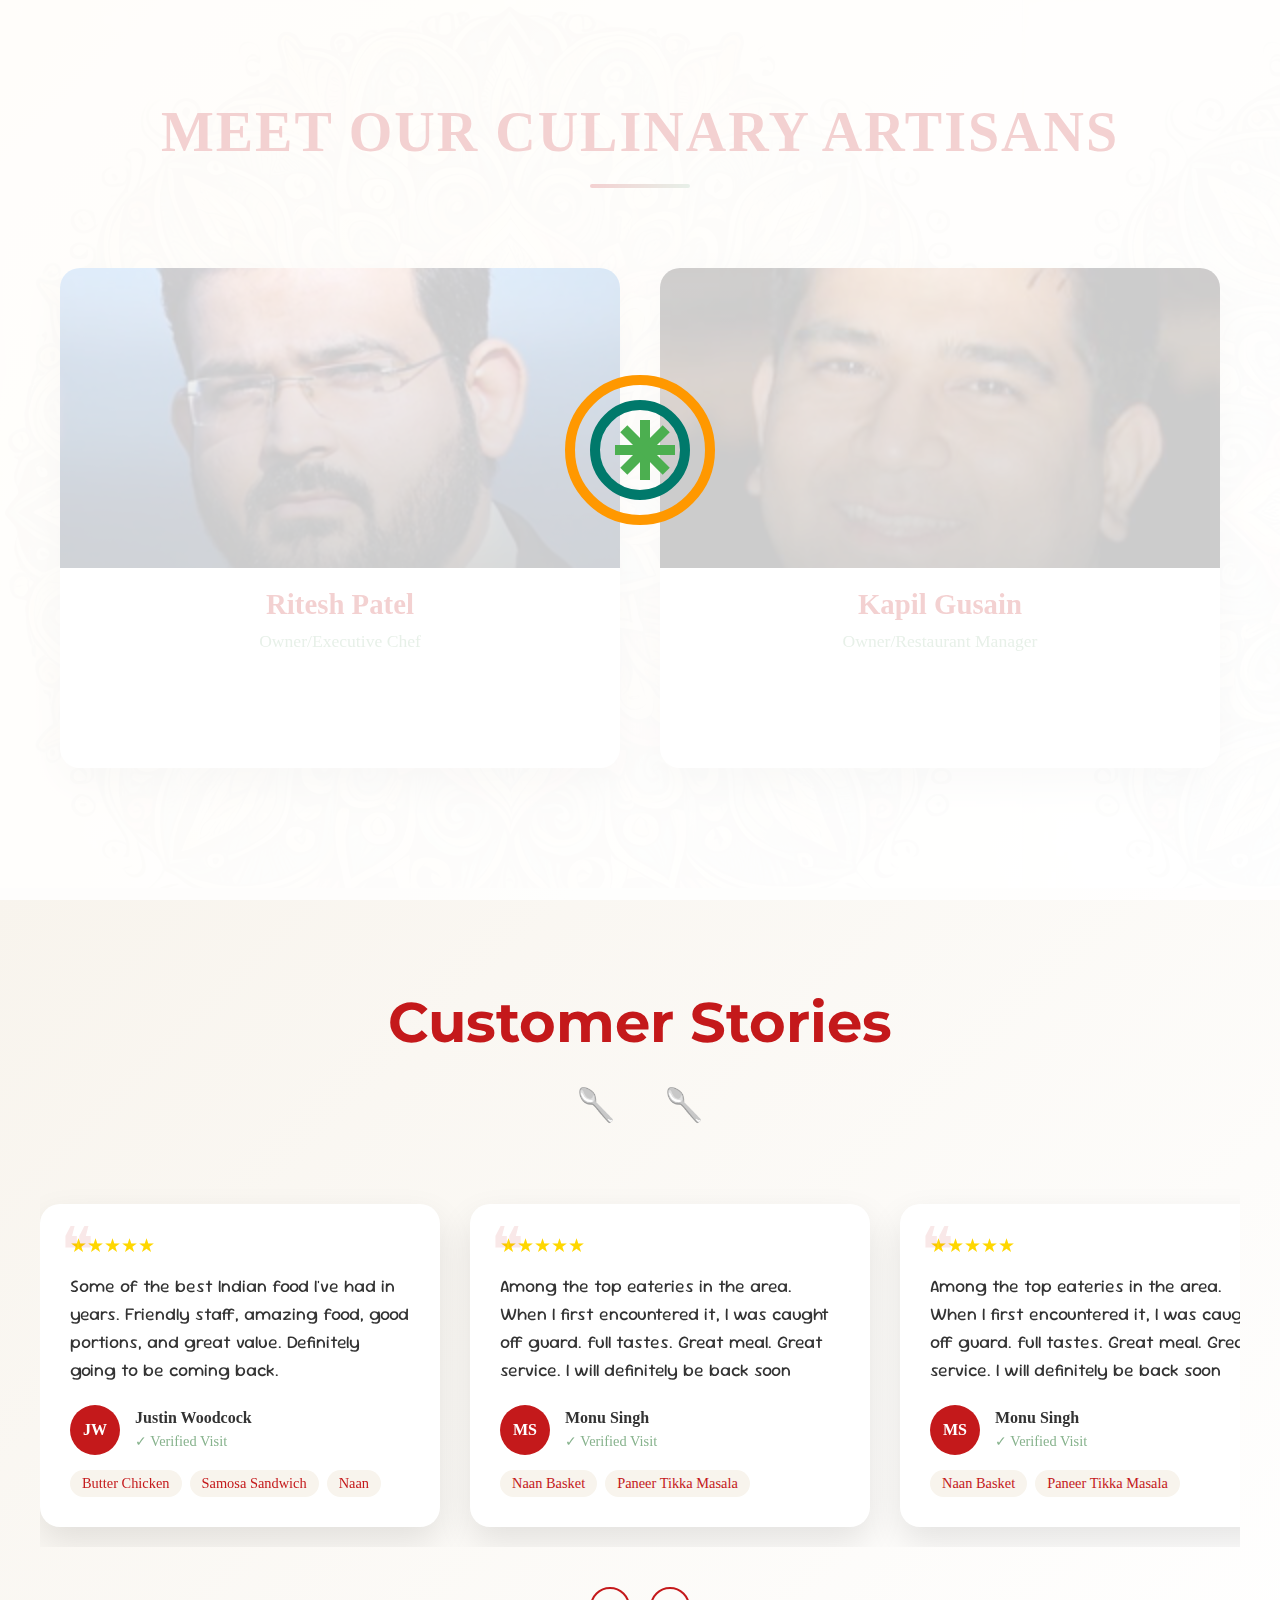
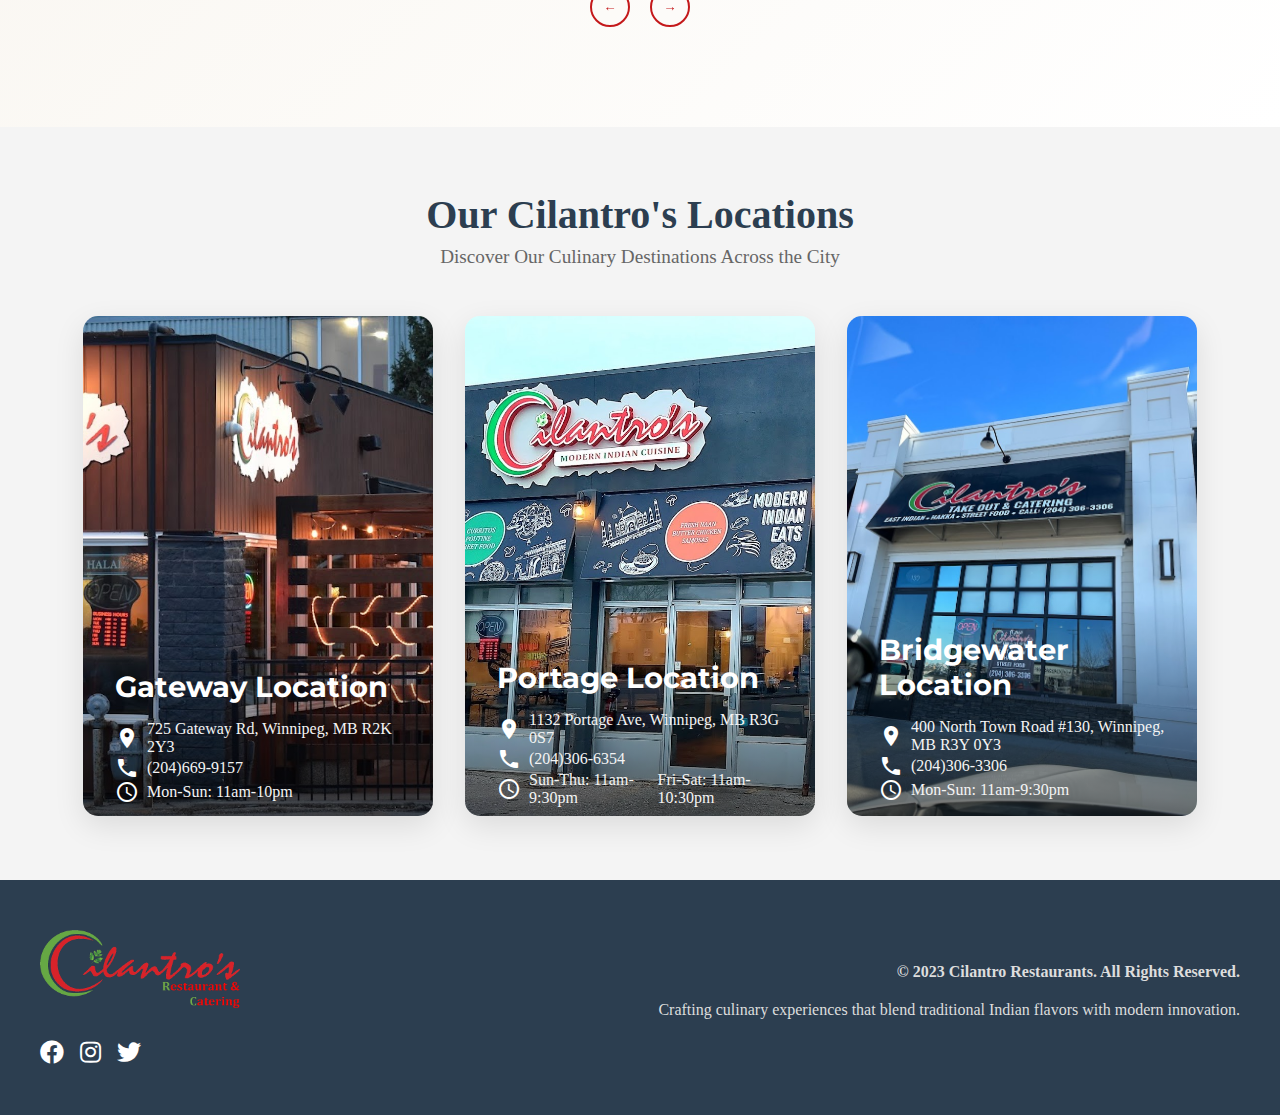
<file: index.html>
<!DOCTYPE html>
<html lang="en">
<head>
    <meta charset="UTF-8">
    <meta name="viewport" content="width=device-width, initial-scale=1.0">
    <title>Cilantro's Indian Restaurant</title>
    <link rel="stylesheet" href="home.css">
	<!-- Google Fonts for updated design -->
<link rel="stylesheet" href="https://fonts.googleapis.com/css2?family=Great+Vibes&family=Allura&family=Playfair+Display:wght@700&family=Poppins:wght@400;600&display=swap">
<link rel="stylesheet" href="https://cdnjs.cloudflare.com/ajax/libs/font-awesome/5.15.4/css/all.min.css">

<link href="https://fonts.googleapis.com/icon?family=Material+Icons" rel="stylesheet">



</head>
<body>
<!-- Preloader -->
<div id="preloader">
    <div class="loader">
        <div class="chakra">
            <div class="spoke"></div>
            <div class="spoke"></div>
            <div class="spoke"></div>
            <div class="spoke"></div>
            <div class="spoke"></div>
            <div class="spoke"></div>
            <div class="spoke"></div>
            <div class="spoke"></div>
        </div>
    </div>
</div>
<div id="main-content" class="main-content" style="display: none;">
    <!-- Navbar -->
    <!-- Navbar with Hamburger Menu for Mobile -->
<header>
    <nav class="navbar">
        <div class="logo">
            <img src="logo.png" alt="Cilantro's Restaurant Logo">
        </div>
        <!-- Hamburger Icon -->
        <div class="hamburger">
            <i class="fas fa-bars"></i> <!-- Font Awesome icon for the menu -->
        </div>
        <ul class="nav-links">
            <li><a href="#home">Home</a></li>
            <li><a href="#about-us">About Us</a></li>
            <li><a href="menu.html">Order Here</a></li>
            <li><a href="#team">Our Team</a></li>
            <li><a href="#review">Review Us</a></li>
            <li><a href="#location">Contact Us</a></li>
        </ul>
    </nav>
</header>



    <!-- Image Slider with Text -->
    <div class="slider-container">
        <div class="slide active">
            <div class="slide-content">
                <div class="image-container">
                    <img src="gateway.jpg" alt="Signature Dish" class="slide-image">
                </div>
                <div class="overlay"></div>
                <div class="text-content">
                    <h2 class="slide-title">Culinary Symphony</h2>
                    <p class="slide-description">Experience our chef's masterpiece, where tradition meets innovation</p>
                </div>
                <div class="dish-details">
                    <h3>Chef's Special</h3>
                    <p>Seasonal ingredients • Local produce</p>
                </div>
            </div>
        </div>

        <div class="slide inactive" style="transform: translateX(100%)">
            <div class="slide-content">
                <div class="image-container">
                    <img src="inside.jpg" alt="Ambiance" class="slide-image">
                </div>
                <div class="overlay"></div>
                <div class="text-content">
                    <h2 class="slide-title">Elegant Ambiance</h2>
                    <p class="slide-description">Immerse yourself in an atmosphere of refined luxury</p>
                </div>
                <div class="dish-details">
                    <h3>Private Dining</h3>
                    <p>Intimate setting • Personalized service</p>
                </div>
            </div>
        </div>

        <div class="slide inactive" style="transform: translateX(100%)">
            <div class="slide-content">
                <div class="image-container">
                    <img src="entry.jpg" alt="Ambiance" class="slide-image">
                </div>
                <div class="overlay"></div>
                <div class="text-content">
                    <h2 class="slide-title">Elegant Ambiance</h2>
                    <p class="slide-description">Immerse yourself in an atmosphere of refined luxury</p>
                </div>
                <div class="dish-details">
                    <h3>Private Dining</h3>
                    <p>Intimate setting • Personalized service</p>
                </div>
            </div>
        </div>

        <div class="circular-progress">
            <div class="loading-circle"></div>
        </div>

        <div class="navigation">
            <button class="nav-btn" onclick="prevSlide()">←</button>
            <button class="nav-btn" onclick="nextSlide()">→</button>
        </div>
    </div>
	
	 <!-- <div class="animation-divider"></div> -->


	
     <section class="about-section-new" id="about-us">
        <!-- Decorative Elements -->
        <div class="mandala-overlay"></div>
        
        <!-- Main Content -->
        
            
    
            <!-- Right Side -->
            <div class="about-right">
                <div class="section-title">
                    <h2>Our Story</h2>
                    <div class="title-decoration"></div>
                </div>
                <div class="content-scroll">
                    <p class="highlight-text">Welcome to Taste of India</p>
                    <p class="main-text">Welcome to <span class="highlight">Cilantro's</span>, Restaurant, nestled in the vibrant heart of Winnipeg, Manitoba, where authentic Indian cuisine meets 
                        a cozy, welcoming atmosphere. Our goal is simple: to provide a warm space where you can enjoy a delectable Indian meal while engaging in meaningful 
                        conversation. We take pride in offering a carefully crafted menu, featuring freshly prepared dishes tailored to your preferences, alongside a variety of hot 
                        and cold beverages.<br>
                        <br>
                        What you see today is the result of passion, dedication, and countless hours of refining our offerings. From breakfast to dinner, our menu blends the 
                        rich tradition of Indian flavors with a touch of modern innovation, ensuring every meal is an experience worth savoring. Our friendly and attentive team, 
                        including both staff and owners, work tirelessly to provide an inviting environment for all our guests.<br>
                        <br>
                        At <span class = "highlight">Cilantro’s</span>, we understand the importance of catering to diverse dietary needs. Our menu includes vegan-friendly and 
                        gluten-free options, ensuring that everyone can indulge in our freshly prepared meals, regardless of dietary restrictions. We proudly serve the local 
                        community and businesses, delivering exceptional quality and a memorable dining experience every time.<br>
                        <br>
                        Our mission is to deliver fresh, flavorful, and remarkable dishes that uphold the highest standards of quality, freshness, and seasonality. With a 
                        perfect blend of traditional Indian cooking and creative modern twists, we aim to exceed your expectations and keep you coming back for more.<br>
                        <br>
                        We are committed to providing exceptional service that combines warmth, professionalism, and efficiency. Our goal is for every guest who walks through 
                        our doors to leave with a smile and the desire to return.<br>
                        <br>
                        At <span class="highlight">Cilantro's</span>, we don't just run a restaurant—we create an experience, paying meticulous attention to every detail and fostering an environment where 
                        both our guests and staff thrive. We are proud to be part of the Winnipeg community and thank you for making us your dining destination.<br>
                        <br>
                        From the <span class="highlight">Cilantro's</span> Restaurant family to yours—thank you for your continued support!</p>
                    
                    <!-- Features Grid -->
                    
                </div>
                
            </div>
            
        </div>
    </section>

<!-- <div class="animation-divider"></div> -->

<section class="team-section" id="team">
    <div class="mandala-overlay1"></div>
    <div class="team-header">
        <h1 class="team-title">Meet Our Culinary Artisans</h1>
        <div class="title-underline"></div>
    </div>

    <div class="team-grid">
        <!-- Team Member 1 -->
        <div class="team-card">
            <div class="card-inner">
                <div class="card-front">
                    <div class="member-image">
                        <img src="ritesh.jpg" alt="Ritesh Patel" />
                        <div class="image-overlay"></div>
                    </div>
                    <div class="member-preview">
                        <h2>Ritesh Patel</h2>
                        <span>Owner/Executive Chef</span>
                    </div>
                </div>
                <div class="card-back">
                    <h3>Ritesh Patel</h3>
                    <span class="role">Owner/Executive Chef</span>
                    <p class="bio">Owner/Executive Chef, Ritesh Patel has been a chef for almost 10 years now. He worked for the Taj group and in few of the finest restaurants in Mumbai.</p>
                    <div class="expertise">
                        <span class="tag">Fine Dining</span>
                        <span class="tag">Indian Cuisine</span>
                        <span class="tag">Culinary Innovation</span>
                    </div>
                </div>
            </div>
        </div>

        <!-- Team Member 2 -->
        <div class="team-card">
            <div class="card-inner">
                <div class="card-front">
                    <div class="member-image">
                        <img src="kapil.png" alt="Kapil Gusain" />
                        <div class="image-overlay"></div>
                    </div>
                    <div class="member-preview">
                        <h2>Kapil Gusain</h2>
                        <span>Owner/Restaurant Manager</span>
                    </div>
                </div>
                <div class="card-back">
                    <h3>Kapil Gusain</h3>
                    <span class="role">Owner/Restaurant Manager</span>
                    <p class="bio">Kapil Gusain grew up in India in Dehradun, Delhi and Bombay. In 2008, he completed his Hospitality and culinary Management. He worked in different top restaurants in India and Canada.</p>
                    <div class="expertise">
                        <span class="tag">Hospitality</span>
                        <span class="tag">Management</span>
                        <span class="tag">Customer Service</span>
                    </div>
                </div>
            </div>
        </div>
    </div>
</section>

<section class="testimonial-section" id="review">
    <div class="testimonial-header">
        <h2>Customer Stories</h2>
        <div class="decorative-spoons">
            <span class="spoon-left">🥄</span>
            <span class="spoon-right">🥄</span>
        </div>
    </div>

    <div class="testimonial-carousel">
        <!-- Testimonial 1 -->
        <div class="testimonial-card">
            <div class="card-inner">
                <div class="quote-icon">❝</div>
                <div class="star-rating">★★★★★</div>
                <p class="testimonial-text">Some of the best Indian food I've had in years. Friendly staff, amazing food, good portions, and great value. Definitely going to be coming back.</p>
                <div class="testimonial-author">
                    <div class="author-avatar">JW</div>
                    <div class="author-info">
                        <h4>Justin Woodcock</h4>
                        <span class="verified-badge">✓ Verified Visit</span>
                    </div>
                </div>
                <div class="dish-tags">
                    <span class="tag">Butter Chicken</span>
                    <span class="tag">Samosa Sandwich</span>
                    <span class="tag">Naan</span>
                </div>
            </div>
        </div>

        <!-- Repeat similar structure for other testimonials -->

        <div class="testimonial-card">
            <div class="card-inner">
                <div class="quote-icon">❝</div>
                <div class="star-rating">★★★★★</div>
                <p class="testimonial-text">Among the top eateries in the area. When I first encountered it, I was caught off guard. full tastes. Great meal. Great service. I will definitely be back soon</p>
                <div class="testimonial-author">
                    <div class="author-avatar">MS</div>
                    <div class="author-info">
                        <h4>Monu Singh</h4>
                        <span class="verified-badge">✓ Verified Visit</span>
                    </div>
                </div>
                <div class="dish-tags">
                    <span class="tag">Naan Basket</span>
                    <span class="tag">Paneer Tikka Masala</span>
                    
                </div>
            </div>
        </div>

        <div class="testimonial-card">
            <div class="card-inner">
                <div class="quote-icon">❝</div>
                <div class="star-rating">★★★★★</div>
                <p class="testimonial-text">Among the top eateries in the area. When I first encountered it, I was caught off guard. full tastes. Great meal. Great service. I will definitely be back soon</p>
                <div class="testimonial-author">
                    <div class="author-avatar">MS</div>
                    <div class="author-info">
                        <h4>Monu Singh</h4>
                        <span class="verified-badge">✓ Verified Visit</span>
                    </div>
                </div>
                <div class="dish-tags">
                    <span class="tag">Naan Basket</span>
                    <span class="tag">Paneer Tikka Masala</span>
                    
                </div>
            </div>
        </div>

        <div class="testimonial-card">
            <div class="card-inner">
                <div class="quote-icon">❝</div>
                <div class="star-rating">★★★★★</div>
                <p class="testimonial-text">Among the top eateries in the area. When I first encountered it, I was caught off guard. full tastes. Great meal. Great service. I will definitely be back soon</p>
                <div class="testimonial-author">
                    <div class="author-avatar">MS</div>
                    <div class="author-info">
                        <h4>Monu Singh</h4>
                        <span class="verified-badge">✓ Verified Visit</span>
                    </div>
                </div>
                <div class="dish-tags">
                    <span class="tag">Naan Basket</span>
                    <span class="tag">Paneer Tikka Masala</span>
                    
                </div>
            </div>
        </div>

        <div class="testimonial-card">
            <div class="card-inner">
                <div class="quote-icon">❝</div>
                <div class="star-rating">★★★★★</div>
                <p class="testimonial-text">Among the top eateries in the area. When I first encountered it, I was caught off guard. full tastes. Great meal. Great service. I will definitely be back soon</p>
                <div class="testimonial-author">
                    <div class="author-avatar">MS</div>
                    <div class="author-info">
                        <h4>Monu Singh</h4>
                        <span class="verified-badge">✓ Verified Visit</span>
                    </div>
                </div>
                <div class="dish-tags">
                    <span class="tag">Naan Basket</span>
                    <span class="tag">Paneer Tikka Masala</span>
                    
                </div>
            </div>
        </div>

        <div class="testimonial-card">
            <div class="card-inner">
                <div class="quote-icon">❝</div>
                <div class="star-rating">★★★★★</div>
                <p class="testimonial-text">Among the top eateries in the area. When I first encountered it, I was caught off guard. full tastes. Great meal. Great service. I will definitely be back soon</p>
                <div class="testimonial-author">
                    <div class="author-avatar">MS</div>
                    <div class="author-info">
                        <h4>Monu Singh</h4>
                        <span class="verified-badge">✓ Verified Visit</span>
                    </div>
                </div>
                <div class="dish-tags">
                    <span class="tag">Naan Basket</span>
                    <span class="tag">Paneer Tikka Masala</span>
                    
                </div>
            </div>
        </div>

        <div class="testimonial-card">
            <div class="card-inner">
                <div class="quote-icon">❝</div>
                <div class="star-rating">★★★★★</div>
                <p class="testimonial-text">Among the top eateries in the area. When I first encountered it, I was caught off guard. full tastes. Great meal. Great service. I will definitely be back soon</p>
                <div class="testimonial-author">
                    <div class="author-avatar">MS</div>
                    <div class="author-info">
                        <h4>Monu Singh</h4>
                        <span class="verified-badge">✓ Verified Visit</span>
                    </div>
                </div>
                <div class="dish-tags">
                    <span class="tag">Naan Basket</span>
                    <span class="tag">Paneer Tikka Masala</span>
                    
                </div>
            </div>
        </div>

        <div class="testimonial-card">
            <div class="card-inner">
                <div class="quote-icon">❝</div>
                <div class="star-rating">★★★★★</div>
                <p class="testimonial-text">Among the top eateries in the area. When I first encountered it, I was caught off guard. full tastes. Great meal. Great service. I will definitely be back soon</p>
                <div class="testimonial-author">
                    <div class="author-avatar">MS</div>
                    <div class="author-info">
                        <h4>Monu Singh</h4>
                        <span class="verified-badge">✓ Verified Visit</span>
                    </div>
                </div>
                <div class="dish-tags">
                    <span class="tag">Naan Basket</span>
                    <span class="tag">Paneer Tikka Masala</span>
                    
                </div>
            </div>
        </div>

        <div class="testimonial-card">
            <div class="card-inner">
                <div class="quote-icon">❝</div>
                <div class="star-rating">★★★★★</div>
                <p class="testimonial-text">Among the top eateries in the area. When I first encountered it, I was caught off guard. full tastes. Great meal. Great service. I will definitely be back soon</p>
                <div class="testimonial-author">
                    <div class="author-avatar">MS</div>
                    <div class="author-info">
                        <h4>Monu Singh</h4>
                        <span class="verified-badge">✓ Verified Visit</span>
                    </div>
                </div>
                <div class="dish-tags">
                    <span class="tag">Naan Basket</span>
                    <span class="tag">Paneer Tikka Masala</span>
                    
                </div>
            </div>
        </div>
    </div>

    <div class="testimonial-nav">
        <button class="nav-btn prev">←</button>
        
        <button class="nav-btn next">→</button>
    </div>
</section>


<section class="location-section" id="location">
    <div class="section-header">
        <h2 class="section-title">Our Cilantro's Locations</h2>
        <p class="section-subtitle">Discover Our Culinary Destinations Across the City</p>
    </div>
    <div class="location-container">
        <div class="location-card">
            <div class="location-image downtown">
                <div class="location-content">
                    <h3>Gateway Location</h3>
                    <div class="location-details">
                        <div class="detail-group">
                            <i class="material-icons" style="color: white;">location_on</i>
                            <span>725 Gateway Rd, Winnipeg, MB R2K 2Y3</span>
                        </div>
                        <div class="detail-group">
                            <i class="material-icons" style="color: white;">call</i>
                            <span>(204)669-9157</span>
                        </div>
                        <div class="detail-group">
                            <i class="material-icons" style="color: white;">access_time</i>
                            <span>Mon-Sun: 11am-10pm</span>
                        </div>
                        
                    </div>
                    <button class="book-btn"><a href="menu.html">Menu</a></button>
                </div>
            </div>
        </div>

        <div class="location-card">
            <div class="location-image suburbs">
                <div class="location-content">
                    <h3>Portage Location</h3>
                    <div class="location-details">
                        <div class="detail-group">
                            <i class="material-icons" style="color: white;">location_on</i>
                            <span>1132 Portage Ave, Winnipeg, MB R3G 0S7</span>
                        </div>
						
                        <div class="detail-group">
                            <i class="material-icons" style="color: white;">call</i>
                            <span>(204)306-6354</span>
                        </div>
                        <div class="detail-group">
                            <i class="material-icons" style="color: white;">access_time</i>
                            <span>Sun-Thu: 11am-9:30pm</span>
							<span>Fri-Sat: 11am-10:30pm</span>
                        </div>
                        
                    </div>
                    <button class="book-btn"><a href="menu.html">Menu</a></button>
                </div>
            </div>
        </div>

        <div class="location-card">
            <div class="location-image riverside">
                <div class="location-content">
                    <h3>Bridgewater Location</h3>
                    <div class="location-details">
                        <div class="detail-group">
                            <i class="material-icons" style="color: white;">location_on</i>
                            <span>400 North Town Road #130, Winnipeg, MB R3Y 0Y3</span>
                        </div>
                        <div class="detail-group">
                            <i class="material-icons" style="color: white;">call</i>
                            <span>(204)306-3306</span>
                        </div>
                        <div class="detail-group">
                            <i class="material-icons" style="color: white;">access_time</i>
                            <span>Mon-Sun: 11am-9:30pm</span>
                        </div>
						<br>
                        
                    </div>
                    <button class="book-btn"><a href="menu.html">Menu</a></button>
                </div>
            </div>
        </div>
    </div>
</section>

<footer class="site-footer">
    <div class="footer-container">
        <div class="footer-logo-section">
            <div class="footer-logo">
                <img src="logo.png" alt="Cilantro Restaurant Logo">
                <!-- <div class="logo-text"> -->
                    <!-- <h3>Cilantro</h3> -->
                    <!-- <p>Authentic Indian Cuisine</p> -->
                <!-- </div> -->
            </div>
            <div class="social-icons">
                <a href="#" class="social-icon"><i class="fab fa-facebook"></i></a>
                <a href="#" class="social-icon"><i class="fab fa-instagram"></i></a>
                <a href="#" class="social-icon"><i class="fab fa-twitter"></i></a>
            </div>
        </div>
        <div class="footer-text-section">
            <p>© 2023 Cilantro Restaurants. All Rights Reserved.</p>
            <p>Crafting culinary experiences that blend traditional Indian flavors with modern innovation.</p>
        </div>
    </div>
</footer>


<!-- HTML Structure -->
<!-- Back to Top Button -->
<button id="backToTopBtn" class="back-to-top-btn" aria-label="Scroll to top" title="Go to top">
    <svg viewBox="0 0 24 24" fill="none" stroke="currentColor" stroke-width="2" stroke-linecap="round" stroke-linejoin="round">
        <path d="M12 19V5M5 12l7-7 7 7"/>
    </svg>
</button>























	<script src="home.js"></script> 
	</div>

</body>
</html>
</file>
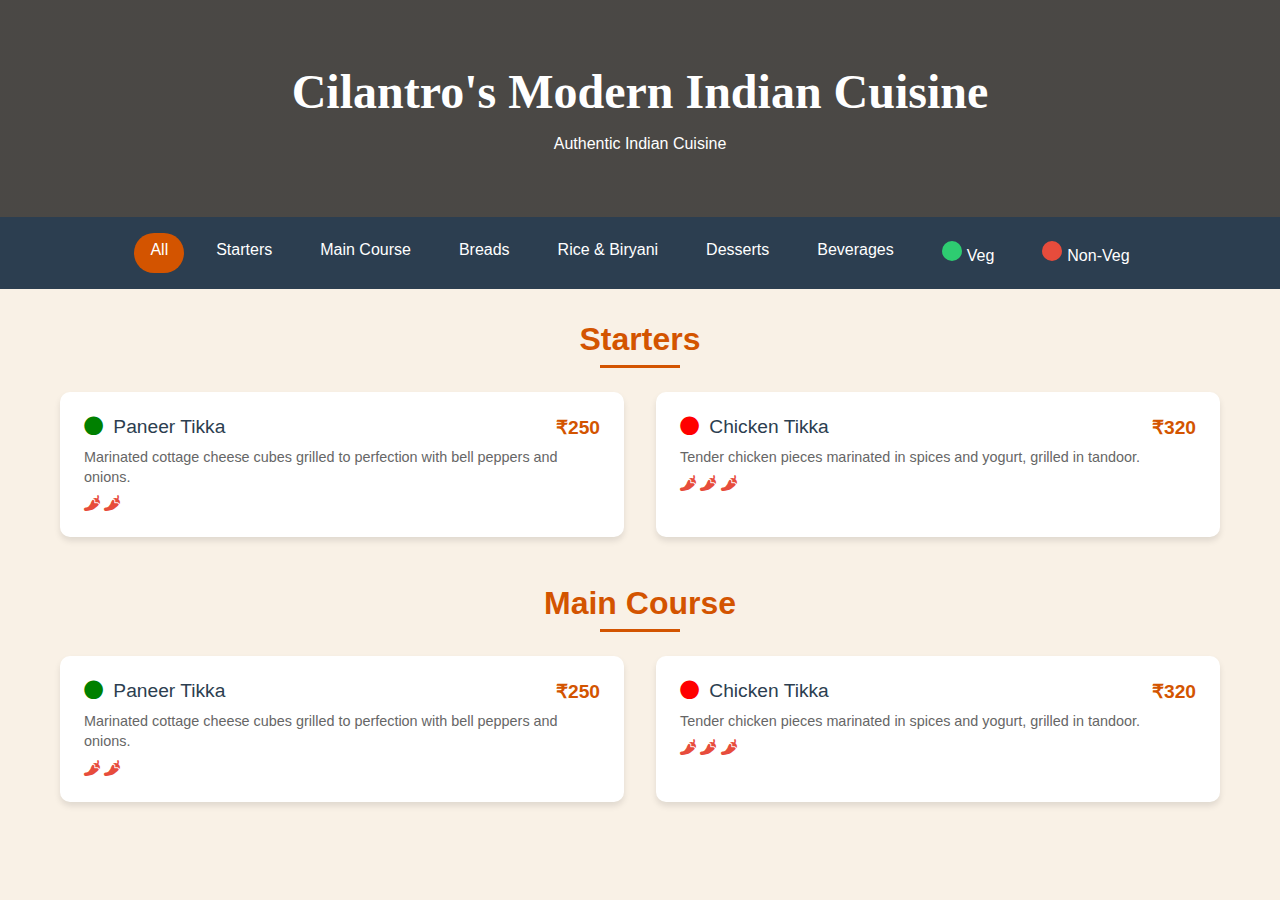
<file: menugate.html>
<!DOCTYPE html>
<html lang="en">
<head>
    <meta charset="UTF-8">
    <meta name="viewport" content="width=device-width, initial-scale=1.0">
    <title>Spice Paradise - Indian Restaurant</title>
    <link rel="stylesheet" href="https://cdnjs.cloudflare.com/ajax/libs/font-awesome/5.15.4/css/all.min.css">
    <link rel="stylesheet" href="menugate.css">
    
</head>
<body>
    <div class="header">
        <h1 class="restaurant-name">Cilantro's Modern Indian Cuisine</h1>
        <p>Authentic Indian Cuisine</p>
    </div>

    <nav class="nav-categories">
        <ul class="category-list">
            <li class="nav-item active" data-filter="all">All</li>
            <li class="nav-item" data-filter="starters">Starters</li>
            <li class="nav-item" data-filter="main-course">Main Course</li>
            <li class="nav-item" data-filter="breads">Breads</li>
            <li class="nav-item" data-filter="rice-biryani">Rice & Biryani</li>
            <li class="nav-item" data-filter="desserts">Desserts</li>
            <li class="nav-item" data-filter="beverages">Beverages</li>
            <li class="nav-item veg-filter" data-filter="veg">
                <span class="veg-icon"></span>Veg
            </li>
            <li class="nav-item non-veg-filter" data-filter="non-veg">
                <span class="non-veg-icon"></span>Non-Veg
            </li>
        </ul>
    </nav>
    

    <div class="menu-container">
        <section class="menu-section">
            <h2 class="section-title">Starters</h2>
            <div class="menu-grid">
                <div class="menu-item" data-category="starters" data-diet-type="veg">
                    <div class="item-name">
                        <span><i class="fas fa-circle veg-badge"></i> Paneer Tikka</span>
                        <span class="item-price">₹250</span>
                    </div>
                    <p class="item-description">Marinated cottage cheese cubes grilled to perfection with bell peppers and onions.</p>
                    <div class="spice-level">
                        <i class="fas fa-pepper-hot"></i>
                        <i class="fas fa-pepper-hot"></i>
                    </div>
                </div>

                <div class="menu-item" data-category="starters" data-diet-type="non-veg">
                    <div class="item-name" >
                        <span><i class="fas fa-circle non-veg-badge"></i> Chicken Tikka</span>
                        <span class="item-price">₹320</span>
                    </div>
                    <p class="item-description">Tender chicken pieces marinated in spices and yogurt, grilled in tandoor.</p>
                    <div class="spice-level">
                        <i class="fas fa-pepper-hot"></i>
                        <i class="fas fa-pepper-hot"></i>
                        <i class="fas fa-pepper-hot"></i>
                    </div>
                </div>
            </div>
        </section>

        <section class="menu-section">
            <h2 class="section-title">Main Course</h2>
            <div class="menu-grid">
                <div class="menu-item" data-category="main-course" data-diet-type="veg">
                    <div class="item-name">
                        <span><i class="fas fa-circle veg-badge"></i> Paneer Tikka</span>
                        <span class="item-price">₹250</span>
                    </div>
                    <p class="item-description">Marinated cottage cheese cubes grilled to perfection with bell peppers and onions.</p>
                    <div class="spice-level">
                        <i class="fas fa-pepper-hot"></i>
                        <i class="fas fa-pepper-hot"></i>
                    </div>
                </div>

                <div class="menu-item" data-category="main-course" data-diet-type="non-veg">
                    <div class="item-name" >
                        <span><i class="fas fa-circle non-veg-badge"></i> Chicken Tikka</span>
                        <span class="item-price">₹320</span>
                    </div>
                    <p class="item-description">Tender chicken pieces marinated in spices and yogurt, grilled in tandoor.</p>
                    <div class="spice-level">
                        <i class="fas fa-pepper-hot"></i>
                        <i class="fas fa-pepper-hot"></i>
                        <i class="fas fa-pepper-hot"></i>
                    </div>
                </div>
            </div>
        </section>

        <!-- Add more sections similarly -->
    </div>

    <script src="menugate.js"></script> 
</body>
</html>
</file>
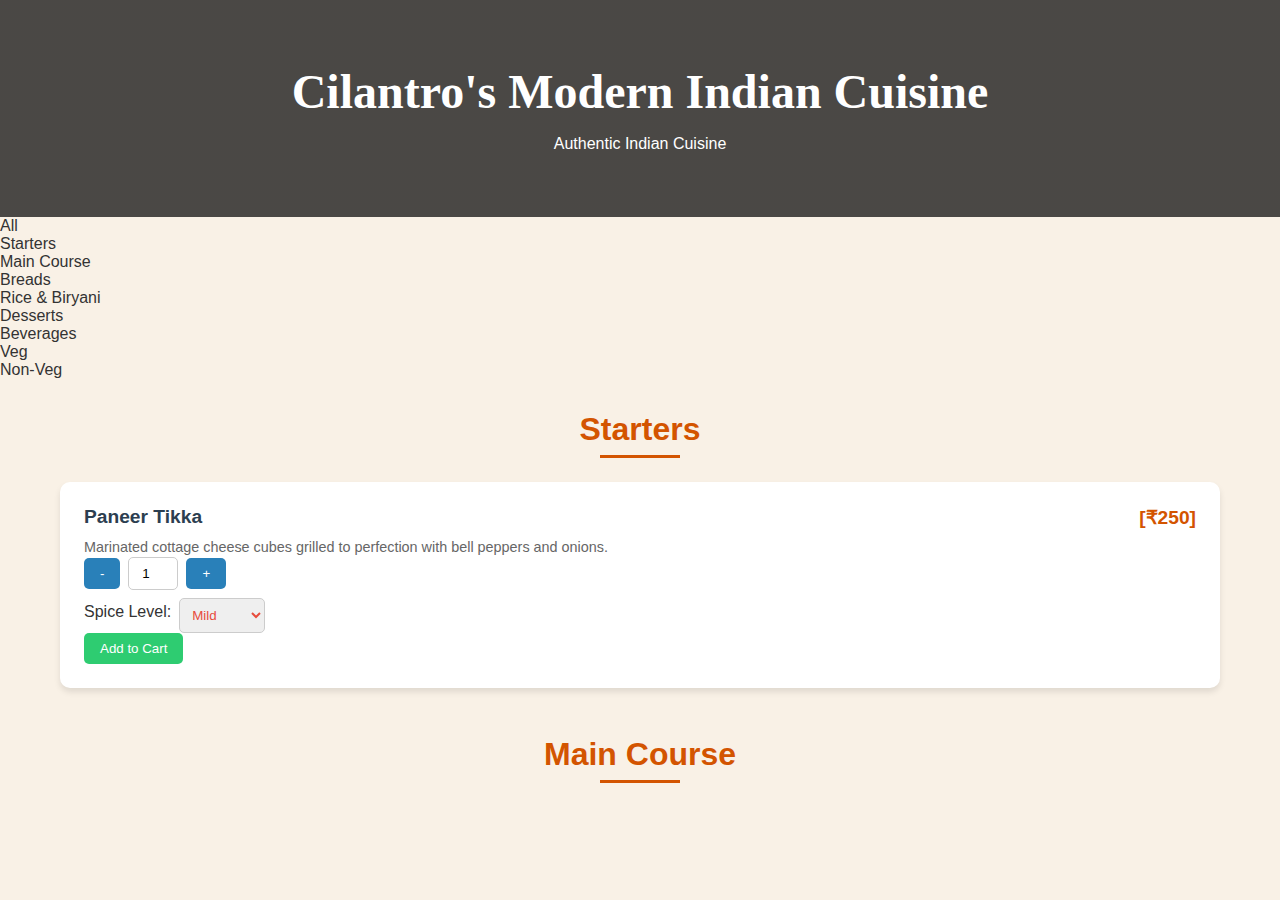
<file: menuport.html>
<!DOCTYPE html>
<html lang="en">
<head>
    <meta charset="UTF-8">
    <meta name="viewport" content="width=device-width, initial-scale=1.0">
    <title>Spice Paradise - Indian Restaurant</title>
    <link rel="stylesheet" href="https://cdnjs.cloudflare.com/ajax/libs/font-awesome/5.15.4/css/all.min.css">
    <link rel="stylesheet" href="menuport.css">
    
</head>
<body>
    <div class="header">
        <h1 class="restaurant-name">Cilantro's Modern Indian Cuisine</h1>
        <p>Authentic Indian Cuisine</p>
    </div>

    <nav class="nav-categories">
        <ul class="category-list">
            <li class="nav-item active" data-filter="all">All</li>
            <li class="nav-item" data-filter="starters">Starters</li>
            <li class="nav-item" data-filter="main-course">Main Course</li>
            <li class="nav-item" data-filter="breads">Breads</li>
            <li class="nav-item" data-filter="rice-biryani">Rice & Biryani</li>
            <li class="nav-item" data-filter="desserts">Desserts</li>
            <li class="nav-item" data-filter="beverages">Beverages</li>
            <li class="nav-item veg-filter" data-filter="veg">
                <span class="veg-icon"></span>Veg
            </li>
            <li class="nav-item non-veg-filter" data-filter="non-veg">
                <span class="non-veg-icon"></span>Non-Veg
            </li>
        </ul>
    </nav>
    

    <div class="menu-container">
        <section class="menu-section">
            <h2 class="section-title">Starters</h2>
            <div class="menu-grid">
                <!-- Menu Item -->
<div class="menu-item" data-category="main-course" data-diet-type="veg">
    <div class="item-name">
      Paneer Tikka
      <span class="item-price">[₹250]</span>
    </div>
    <div class="item-description">
      Marinated cottage cheese cubes grilled to perfection with bell peppers and onions.
    </div>
    <div class="item-controls">
      <div class="quantity-control">
        <button class="quantity-btn minus">-</button>
        <input type="number" class="quantity-input" value="1" min="1" max="10" />
        <button class="quantity-btn plus">+</button>
      </div>
      <div class="spice-control">
        <label for="spice-level">Spice Level:</label>
        <select class="spice-level" id="spice-level">
          <option value="mild">Mild</option>
          <option value="medium">Medium</option>
          <option value="spicy">Spicy</option>
        </select>
      </div>
      <button class="add-to-cart">Add to Cart</button>
    </div>
  </div>
            </div>
        </section>

        <section class="menu-section">
            <h2 class="section-title">Main Course</h2>
            <div class="menu-grid">
                

                
            </div>
        </section>

        <!-- Add more sections similarly -->
    </div>

    <!-- Order Page -->
    <div class="checkout-container">
        <h2>Checkout</h2>
        <div class="cart-summary">
          <!-- Cart items will be dynamically generated here -->
        </div>
        <div class="order-summary">
          <div class="total-price">Total Price: $<span class="total-amount">0</span></div>
          <div class="taxes-and-fees">
            Taxes and Fees: $<span class="taxes-amount">0</span>
          </div>
          <div class="final-amount">
            Final Amount: $<span class="final-amount">0</span>
          </div>
          <button class="place-order-btn">Place Order</button>
        </div>
      </div>
  
  <!-- Checkout Page -->
  <div class="payment-container">
    <h2>Complete Your Order</h2>
    <form class="payment-form">
      <label for="name">Name on Card:</label>
      <input type="text" id="name" name="name" required>
      <label for="card-number">Card Number:</label>
      <input type="text" id="card-number" name="card-number" required>
      <label for="expiration">Expiration Date:</label>
      <input type="text" id="expiration" name="expiration" required>
      <label for="cvv">CVV:</label>
      <input type="text" id="cvv" name="cvv" required>
      <button type="submit" class="submit-btn">Place Order</button>
    </form>
  </div>
  
  <!-- Receipt Page -->
  <div class="receipt-container">
    <h2>Thank you for your order!</h2>
    <div class="receipt-details">
      <!-- Order details will be dynamically generated here -->
    </div>
  </div>

    <script src="menuport.js"></script> 
</body>
</html>
</file>
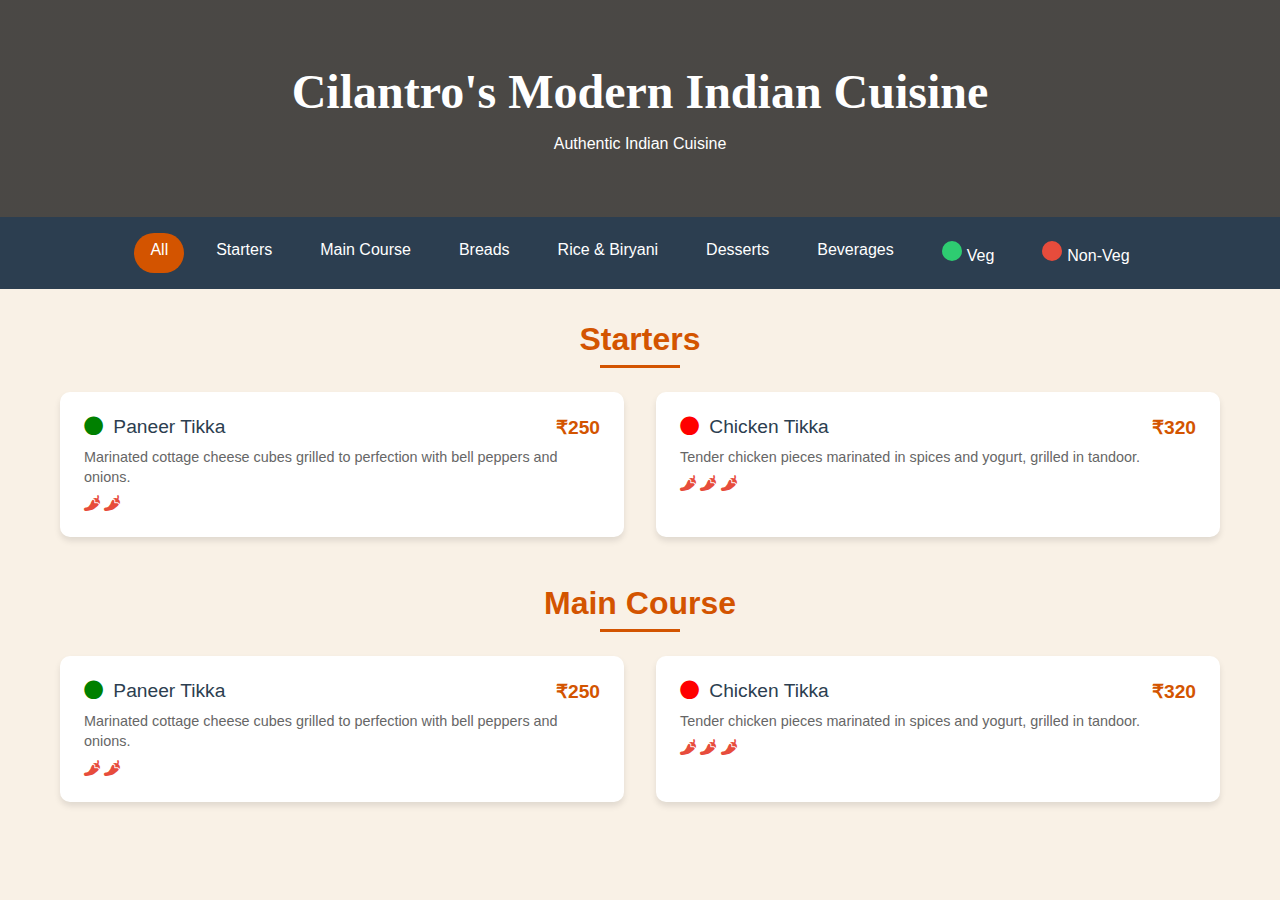
<file: menuwater.html>
<!DOCTYPE html>
<html lang="en">
<head>
    <meta charset="UTF-8">
    <meta name="viewport" content="width=device-width, initial-scale=1.0">
    <title>Spice Paradise - Indian Restaurant</title>
    <link rel="stylesheet" href="https://cdnjs.cloudflare.com/ajax/libs/font-awesome/5.15.4/css/all.min.css">
    <link rel="stylesheet" href="menuwater.css">
    
</head>
<body>
    <div class="header">
        <h1 class="restaurant-name">Cilantro's Modern Indian Cuisine</h1>
        <p>Authentic Indian Cuisine</p>
    </div>

    <nav class="nav-categories">
        <ul class="category-list">
            <li class="nav-item active" data-filter="all">All</li>
            <li class="nav-item" data-filter="starters">Starters</li>
            <li class="nav-item" data-filter="main-course">Main Course</li>
            <li class="nav-item" data-filter="breads">Breads</li>
            <li class="nav-item" data-filter="rice-biryani">Rice & Biryani</li>
            <li class="nav-item" data-filter="desserts">Desserts</li>
            <li class="nav-item" data-filter="beverages">Beverages</li>
            <li class="nav-item veg-filter" data-filter="veg">
                <span class="veg-icon"></span>Veg
            </li>
            <li class="nav-item non-veg-filter" data-filter="non-veg">
                <span class="non-veg-icon"></span>Non-Veg
            </li>
        </ul>
    </nav>
    

    <div class="menu-container">
        <section class="menu-section">
            <h2 class="section-title">Starters</h2>
            <div class="menu-grid">
                <div class="menu-item" data-category="starters" data-diet-type="veg">
                    <div class="item-name">
                        <span><i class="fas fa-circle veg-badge"></i> Paneer Tikka</span>
                        <span class="item-price">₹250</span>
                    </div>
                    <p class="item-description">Marinated cottage cheese cubes grilled to perfection with bell peppers and onions.</p>
                    <div class="spice-level">
                        <i class="fas fa-pepper-hot"></i>
                        <i class="fas fa-pepper-hot"></i>
                    </div>
                </div>

                <div class="menu-item" data-category="starters" data-diet-type="non-veg">
                    <div class="item-name" >
                        <span><i class="fas fa-circle non-veg-badge"></i> Chicken Tikka</span>
                        <span class="item-price">₹320</span>
                    </div>
                    <p class="item-description">Tender chicken pieces marinated in spices and yogurt, grilled in tandoor.</p>
                    <div class="spice-level">
                        <i class="fas fa-pepper-hot"></i>
                        <i class="fas fa-pepper-hot"></i>
                        <i class="fas fa-pepper-hot"></i>
                    </div>
                </div>
            </div>
        </section>

        <section class="menu-section">
            <h2 class="section-title">Main Course</h2>
            <div class="menu-grid">
                <div class="menu-item" data-category="main-course" data-diet-type="veg">
                    <div class="item-name">
                        <span><i class="fas fa-circle veg-badge"></i> Paneer Tikka</span>
                        <span class="item-price">₹250</span>
                    </div>
                    <p class="item-description">Marinated cottage cheese cubes grilled to perfection with bell peppers and onions.</p>
                    <div class="spice-level">
                        <i class="fas fa-pepper-hot"></i>
                        <i class="fas fa-pepper-hot"></i>
                    </div>
                </div>

                <div class="menu-item" data-category="main-course" data-diet-type="non-veg">
                    <div class="item-name" >
                        <span><i class="fas fa-circle non-veg-badge"></i> Chicken Tikka</span>
                        <span class="item-price">₹320</span>
                    </div>
                    <p class="item-description">Tender chicken pieces marinated in spices and yogurt, grilled in tandoor.</p>
                    <div class="spice-level">
                        <i class="fas fa-pepper-hot"></i>
                        <i class="fas fa-pepper-hot"></i>
                        <i class="fas fa-pepper-hot"></i>
                    </div>
                </div>
            </div>
        </section>

        <!-- Add more sections similarly -->
    </div>

    <script src="menuwater.js"></script> 
</body>
</html>
</file>
<file: home.css>
@import url('https://fonts.googleapis.com/css2?family=Edu+AU+VIC+WA+NT+Pre:wght@700&family=Montserrat:ital,wght@0,100..900;1,100..900&family=Sour+Gummy:ital,wght@0,100..900;1,100..900&display=swap');
@import url('https://fonts.googleapis.com/css2?family=Edu+AU+VIC+WA+NT+Pre:wght@700&family=Sour+Gummy:ital,wght@0,100..900;1,100..900&display=swap');

/* Your other CSS rules follow here */

/* General Reset */
:root {
    --primary-color: #15751A; /* Main green */
    --accent-color: #FF5722;  /* Orange for CTA */
    --background-dark: #272D2D; /* Dark background */
    --text-color: #FFFFFF; /* Light text color */
}

* {
    margin: 0;
    padding: 0;
    box-sizing: border-box;
}

/* Import Calligraphy Fonts */



/* Navbar Styling */
.header {
    position: relative;
    width: 100%;
}
.logo {
    display: flex;
    align-items: center;
}

.logo img {
    width: 200px;
    height: auto;
    transition: width 0.3s ease;
}

.navbar {
    display: flex;
    justify-content: space-between;
    align-items: center; /* This aligns the items vertically centered */
    padding: 20px;
    position: absolute;
    z-index: 10;
    width: 100%;
    top: 0;
    left: 0;
    background-color: rgba(0, 0, 0, 0); /* Semi-transparent background */
    color: white;
}

.navbar .logo {
    font-size: 2rem;
    font-family: "Montserrat", sans-serif; /* Calligraphy font */
    flex: 1; /* This will make sure the logo takes available space on the left */
}

.navbar ul {
    display: flex;
    list-style: none;
    margin-left: auto; /* This moves the navbar links to the right */
}

.navbar ul li {
    margin: 0 15px;
    position: relative; /* Needed for positioning the underline */
}

.navbar ul li a {
    color: white;
    text-decoration: none;
    font-size: 1.2rem;
    font-family: "Montserrat", sans-serif; /* Calligraphy font for links */
    transition: all 0.3s ease-in-out; /* Smooth transition for hover effects */
}

/* Hover Effect for Navbar Links */
.navbar ul li a:hover {
    color: var(--accent-color);
    transform: scale(1.1);
}

/* Underline Animation */
.navbar ul li a::after {
    content: '';
    position: absolute;
    bottom: -5px; /* Position the underline slightly below the text */
    left: 0;
    width: 0;
    height: 3px;
    background-color: #C4191B; /* Red underline color */
    transition: width 0.3s ease; /* Smooth transition for the underline */
}

.navbar ul li a:hover::after {
    width: 100%; /* Expand underline on hover */
}

.hamburger {
    display: none;
}

/*slider*/
.slider-container {
    width: 100vw;
    height: 100vh;
    position: relative;
    overflow: hidden;
    font-size: 16px;
}

.slide {
    position: absolute;
    width: 100%;
    height: 100%;
    transition: all 0.8s cubic-bezier(0.645, 0.045, 0.355, 1);
}

.slide-content {
    position: relative;
    width: 100%;
    height: 100%;
    display: flex;
    flex-direction: column;
    align-items: center;
    justify-content: center;
}

.image-container {
    position: absolute;
    width: 100%;
    height: 100%;
    clip-path: polygon(0 0, 100% 0, 100% 100%, 0 100%);
    transition: clip-path 1.2s cubic-bezier(0.645, 0.045, 0.355, 1);
}

.active .image-container {
    clip-path: polygon(0 0, 100% 0, 100% 100%, 0 100%);
}

.inactive .image-container {
    clip-path: polygon(50% 0, 50% 0, 50% 100%, 50% 100%);
}

.slide-image {
    width: 100%;
    height: 100%;
    object-fit: cover;
    transform: scale(1.1);
    transition: transform 1.2s ease;
}

.active .slide-image {
    transform: scale(1);
}

.text-content {
    position: absolute;
    z-index: 2;
    color: white;
    text-align: center;
    opacity: 0;
    transform: translateY(30px);
    transition: all 0.8s cubic-bezier(0.645, 0.045, 0.355, 1) 0.4s;
}

.active .text-content {
    opacity: 1;
    transform: translateY(0);
}

.slide-title {
    font-size: 5em;
    font-weight: bold;
    margin-bottom: 0.2em;
    text-shadow: 2px 2px 4px rgba(0, 0, 0, 0.3);
}

.slide-description {
    font-size: 1.5em;
    max-width: 600px;
    margin: 0 auto;
    text-shadow: 1px 1px 2px rgba(0, 0, 0, 0.3);
}

.circular-progress {
    position: absolute;
    right: 50px;
    top: 50%;
    transform: translateY(-50%);
    width: 80px;
    height: 80px;
    z-index: 3;
}

.navigation {
    position: absolute;
    bottom: 50px;
    left: 50%;
    transform: translateX(-50%);
    z-index: 3;
    display: flex;
    gap: 20px;
}

.nav-btn {
    width: 60px;
    height: 60px;
    border: none;
    border-radius: 50%;
    background: rgba(255, 255, 255, 0.2);
    backdrop-filter: blur(10px);
    cursor: pointer;
    transition: all 0.3s ease;
}

.nav-btn:hover {
    background: rgba(255, 255, 255, 0.3);
    transform: scale(1.1);
}

.dish-details {
    position: absolute;
    left: 50px;
    bottom: 50px;
    color: white;
    z-index: 3;
    opacity: 0;
    transform: translateX(-30px);
    transition: all 0.8s cubic-bezier(0.645, 0.045, 0.355, 1) 0.6s;
}

.active .dish-details {
    opacity: 1;
    transform: translateX(0);
}

.overlay {
    position: absolute;
    top: 0;
    left: 0;
    width: 100%;
    height: 100%;
    background: radial-gradient(circle at center, transparent 0%, rgba(0,0,0,0.4) 100%);
    z-index: 1;
}

@keyframes rotate {
    from { transform: rotate(0deg); }
    to { transform: rotate(360deg); }
}

.loading-circle {
    position: absolute;
    width: 100%;
    height: 100%;
    border: 2px solid rgba(255,255,255,0.3);
    border-top: 2px solid white;
    border-radius: 50%;
    animation: rotate 4s linear infinite;
}

@media (min-width: 768px) {
    .slider-container {
        font-size: 10px;
    }
    .slide-title {
        font-size: 4em;
    }
    .slide-description {
        font-size: 1.8em;
    }
}

@media (min-width: 1024px) {
    .slider-container {
        font-size: 20px;
    }
    .slide-title {
        font-size: 5em;
    }
    .slide-description {
        font-size: 2em;
    }
}

/* Preloader Styles */
#preloader {
    position: fixed;
    top: 0;
    left: 0;
    width: 100%;
    height: 100%;
    background: rgba(255, 255, 255, 0.8);
    z-index: 9999;
    display: flex;
    justify-content: center;
    align-items: center;
}

/* Authentic Chakra Design */
.loader {
    position: relative;
    width: 150px;
    height: 150px;
    border-radius: 50%;
    border: 10px solid #FF9800; /* Saffron color border */
    display: flex;
    justify-content: center;
    align-items: center;
    background-color: transparent;
    animation: spin 2s linear infinite;
}

/* Chakra Circle with Spokes */
.chakra {
    position: relative;
    width: 100px;
    height: 100px;
    border: 10px solid #00796B; /* Teal green border (Indian touch) */
    border-radius: 50%;
    display: flex;
    justify-content: center;
    align-items: center;
}

/* Spokes of the Chakra */
.chakra .spoke {
    position: absolute;
    width: 10px;
    height: 30px;
    background-color: #4CAF50; /* Vibrant green for spokes (representing India) */
    top: 50%;
    left: 50%;
    transform-origin: 50% 0;
    animation: spinSpokes 2s linear infinite;
}

.chakra .spoke:nth-child(1) { transform: rotate(0deg); }
.chakra .spoke:nth-child(2) { transform: rotate(45deg); }
.chakra .spoke:nth-child(3) { transform: rotate(90deg); }
.chakra .spoke:nth-child(4) { transform: rotate(135deg); }
.chakra .spoke:nth-child(5) { transform: rotate(180deg); }
.chakra .spoke:nth-child(6) { transform: rotate(225deg); }
.chakra .spoke:nth-child(7) { transform: rotate(270deg); }
.chakra .spoke:nth-child(8) { transform: rotate(315deg); }

/* Spoke Rotation Animation */
@keyframes spinSpokes {
    0% { transform: rotate(0deg); }
    100% { transform: rotate(360deg); }
}

/* Keyframe for spinning the Chakra */
@keyframes spin {
    0% { transform: rotate(0deg); }
    100% { transform: rotate(360deg); }
}

/* Main Content */
#main-content {
    display: none;
}




/*about*/
.about-section-new {
    position: relative;
    padding: 100px 50px;
    background: linear-gradient(135deg, #fff5e6, #fff);
    overflow: hidden;
}

/* Decorative Mandala Overlay */
.mandala-overlay {
    position: absolute;
    top: 0;
    left: 0;
    width: 100%;
    height: 100%;
    background-image: url('mandala.jpg');
    opacity: 0.05;
    pointer-events: none;
}

.about-content-wrapper {
    max-width: 1400px;
    margin: 0 auto;
    display: grid;
    /* Change to 1fr 2fr instead of 1fr 1fr to give more space to text */
    grid-template-columns: 1fr 2fr;
    gap: 60px;
    position: relative;
}

/* Adjust the height of each image stack */
.image-stack {
    position: relative;
    height: 400px; /* Reduced height */
}

/* Specific styles for the second image stack */
.about-left1 {
    margin-top: 20px; /* Space from the first stack */
}

/* Adjust image sizes */
.image-stack__item {
    position: absolute;
    width: 80%;
    height: 300px; /* Reduced height */
    border-radius: 15px;
    overflow: hidden;
    box-shadow: 0 20px 40px rgba(0,0,0,0.1);
    transition: transform 0.5s ease;
}

.image-stack__item--top {
    top: 0;
    left: 0;
    z-index: 1;
    transform: rotate(-5deg);
}

.image-stack__item--bottom {
    bottom: 0;
    right: 0;
    z-index: 2;
    transform: rotate(5deg);
}

.image-stack:hover .image-stack__item--top {
    transform: rotate(-8deg) translateY(-10px);
}

.image-stack:hover .image-stack__item--bottom {
    transform: rotate(8deg) translateY(10px);
}

.image-stack__item img {
    width: 100%;
    height: 100%;
    object-fit: cover;
}

/* Content Styling */
.about-right {
    padding: 40px;
}

.section-title {
    position: relative;
    margin-bottom: 40px;
}

.section-title h2 {
    font-family: "Montserrat", sans-serif;
    font-size: 3.5rem;
    color: #C4191B;
    margin-bottom: 20px;
    position: relative;
}

.title-decoration {
    position: absolute;
    bottom: -10px;
    left: 0;
    width: 80px;
    height: 4px;
    background: linear-gradient(90deg, #C4191B, #FF5722);
}

.highlight-text {
    font-family: "Sour Gummy", sans-serif;
    font-size: 1.8rem;
    color: #333;
    margin-bottom: 20px;
    opacity: 0;
    animation: fadeInUp 0.8s ease forwards;
}

.main-text {
    font-family: "Sour Gummy", sans-serif;
    font-size: 1.2rem;
    line-height: 1.8;
    color: #555;
    margin-bottom: 30px;
    opacity: 0;
    animation: fadeInUp 0.8s ease forwards 0.2s;
}

/* Features Grid */
.features-grid {
    display: grid;
    grid-template-columns: 1fr 1fr;
    gap: 30px;
    margin-top: 40px;
}

.feature-item {
    background: rgba(255,255,255,0.9);
    padding: 30px;
    border-radius: 15px;
    box-shadow: 0 10px 20px rgba(0,0,0,0.05);
    transition: transform 0.3s ease;
}

.feature-item:hover {
    transform: translateY(-10px);
}

.feature-icon {
    font-size: 2.5rem;
    color: #C4191B;
    margin-bottom: 15px;
}

.feature-item h3 {
    font-family: "Montserrat", sans-serif;
    font-size: 1.4rem;
    color: #333;
    margin-bottom: 10px;
}

.feature-item p {
    font-family: "Sour Gummy", sans-serif;
    font-size: 1rem;
    color: #666;
}

/* Animations */
@keyframes fadeInUp {
    from {
        opacity: 0;
        transform: translateY(30px);
    }
    to {
        opacity: 1;
        transform: translateY(0);
    }
}

/* Media Queries */
@media (max-width: 1024px) {
    .about-content-wrapper {
        grid-template-columns: 1fr;
        gap: 40px;
    }

    .images-container {
        flex-direction: row;
        justify-content: space-between;
    }

    .image-stack {
        width: 48%; /* Allow two stacks side by side */
    }
}


@media (max-width: 768px) {
    .about-section-new {
        padding: 60px 20px;
    }

    .image-stack {
        width: 100%;
        height: 350px;
    }

    .features-grid {
        grid-template-columns: 1fr;
    }

    .section-title h2 {
        font-size: 2.5rem;
    }

    .images-container {
        flex-direction: column;
    }
}
.about-right .highlight {
    font-weight: bold;
    color: #BC2D34;
}

/* Divider Styling with Animation */
.animation-divider {
    animation: slideUp 1s ease-in-out;
    width: 100%;
    height: 5px;
    background-color: #6C1F1C;
    margin: 30px 0;
}

@keyframes slideUp {
    0% { transform: translateY(50px); opacity: 0; }
    100% { transform: translateY(0); opacity: 1; }
}

/*team section*/
.team-section {
    background: linear-gradient(135deg, #fff5e6, #fff);
    padding: 100px 20px;
    position: relative;
    overflow: hidden;
}
.mandala-overlay1 {
    position: absolute;
    top: 0;
    left: 0;
    width: 100%;
    height: 100%;
    background-image: url('design.webp');
    opacity: 0.05;
    pointer-events: none;
}

.team-header {
    text-align: center;
    margin-bottom: 60px;
    position: relative;
}

.team-title {
    font-size: 3.5rem;
    color: #C4191B;
    margin-bottom: 20px;
    font-weight: 700;
    text-transform: uppercase;
    letter-spacing: 2px;
    position: relative;
    display: inline-block;
}

.title-underline {
    width: 100px;
    height: 4px;
    background: linear-gradient(90deg, #C4191B, #87B38D);
    margin: 0 auto;
    border-radius: 2px;
}

.team-grid {
    display: grid;
    grid-template-columns: repeat(auto-fit, minmax(300px, 1fr));
    gap: 40px;
    max-width: 1200px;
    margin: 0 auto;
    padding: 20px;
}

.team-card {
    perspective: 1500px;
    height: 500px;
}

.card-inner {
    position: relative;
    width: 100%;
    height: 100%;
    transform-style: preserve-3d;
    transition: transform 0.8s cubic-bezier(0.4, 0, 0.2, 1);
}

.team-card:hover .card-inner {
    transform: rotateY(180deg);
}

.card-front,
.card-back {
    position: absolute;
    width: 100%;
    height: 100%;
    backface-visibility: hidden;
    border-radius: 20px;
    overflow: hidden;
    box-shadow: 0 15px 35px rgba(0, 0, 0, 0.1);
}

.card-front {
    background: #fff;
}

.card-back {
    background: #fff;
    transform: rotateY(180deg);
    padding: 40px;
    display: flex;
    flex-direction: column;
    justify-content: center;
}

.member-image {
    position: relative;
    height: 300px;
    overflow: hidden;
}

.member-image img {
    width: 100%;
    height: 100%;
    object-fit: cover;
    transition: transform 0.5s ease;
}

.image-overlay {
    position: absolute;
    top: 0;
    left: 0;
    right: 0;
    bottom: 0;
    background: linear-gradient(to top, rgba(0,0,0,0.7) 0%, transparent 100%);
}

.member-preview {
    padding: 20px;
    text-align: center;
}

.member-preview h2 {
    color: #C4191B;
    font-size: 1.8rem;
    margin-bottom: 10px;
}

.member-preview span {
    color: #87B38D;
    font-size: 1.1rem;
}

.card-back h3 {
    color: #C4191B;
    font-size: 2rem;
    margin-bottom: 10px;
}

.card-back .role {
    color: #87B38D;
    font-size: 1.2rem;
    margin-bottom: 20px;
}

.card-back .bio {
    color: #3E3B31;
    font-size: 1.1rem;
    line-height: 1.6;
    margin-bottom: 30px;
    font-family: "Sour Gummy", sans-serif;
}

.expertise {
    display: flex;
    flex-wrap: wrap;
    gap: 10px;
    margin-top: auto;
}

.tag {
    background: #f8f4ed;
    color: #C4191B;
    padding: 8px 15px;
    border-radius: 20px;
    font-size: 0.9rem;
    font-weight: 500;
}

/* Responsive Design */
@media (max-width: 768px) {
    .team-title {
        font-size: 2.5rem;
    }

    .team-grid {
        grid-template-columns: 1fr;
        max-width: 400px;
    }

    .team-card {
        height: 450px;
    }
}

/* Animations */
@keyframes fadeIn {
    from {
        opacity: 0;
        transform: translateY(20px);
    }
    to {
        opacity: 1;
        transform: translateY(0);
    }
}

.team-card {
    animation: fadeIn 0.8s ease-out forwards;
}

.team-card:nth-child(2) {
    animation-delay: 0.2s;
}


/*testimonials*/
.testimonial-section {
    background: linear-gradient(135deg, #f8f4ed 0%, #fff 100%);
    padding: 100px 20px;
    position: relative;
    overflow: hidden;
}

.testimonial-header {
    text-align: center;
    margin-bottom: 60px;
}

.testimonial-header h2 {
    font-family: "Montserrat", sans-serif;
    font-size: 3.5rem;
    color: #C4191B;
    margin-bottom: 20px;
    position: relative;
    display: inline-block;
}

.decorative-spoons {
    font-size: 2rem;
    margin-top: 10px;
}

.spoon-left {
    transform: rotate(-45deg);
    margin-right: 20px;
}

.spoon-right {
    transform: rotate(45deg);
    margin-left: 20px;
}

.testimonial-carousel {
    max-width: 1200px;
    margin: 0 auto;
    display: flex;
    gap: 30px;
    padding: 20px;
    overflow-x: auto;
    scroll-snap-type: x mandatory;
    scrollbar-width: none;
}

.testimonial-carousel::-webkit-scrollbar {
    display: none;
}

.testimonial-card {
    flex: 0 0 400px;
    scroll-snap-align: start;
    background: #fff;
    border-radius: 20px;
    padding: 30px;
    box-shadow: 0 15px 35px rgba(0, 0, 0, 0.1);
    position: relative;
    overflow: hidden;
    transition: transform 0.3s ease;
}

.testimonial-card:hover {
    transform: translateY(-10px);
}

.card-inner {
    position: relative;
    z-index: 1;
}

.quote-icon {
    font-size: 4rem;
    color: #C4191B;
    opacity: 0.1;
    position: absolute;
    top: -20px;
    left: -10px;
}

.star-rating {
    color: #FFD700;
    font-size: 1.2rem;
    margin-bottom: 15px;
}

.testimonial-text {
    font-family: "Sour Gummy", sans-serif;
    font-size: 1.1rem;
    line-height: 1.6;
    color: #333;
    margin-bottom: 20px;
}

.testimonial-author {
    display: flex;
    align-items: center;
    margin-bottom: 15px;
}

.author-avatar {
    width: 50px;
    height: 50px;
    background: #C4191B;
    color: white;
    border-radius: 50%;
    display: flex;
    align-items: center;
    justify-content: center;
    font-weight: bold;
    margin-right: 15px;
}

.author-info h4 {
    color: #333;
    margin-bottom: 5px;
}

.verified-badge {
    font-size: 0.9rem;
    color: #87B38D;
}

.dish-tags {
    display: flex;
    flex-wrap: wrap;
    gap: 8px;
    margin-top: 15px;
}

.tag {
    background: #f8f4ed;
    color: #C4191B;
    padding: 5px 12px;
    border-radius: 15px;
    font-size: 0.9rem;
}

.testimonial-nav {
    display: flex;
    align-items: center;
    justify-content: center;
    margin-top: 40px;
    gap: 20px;
}

.nav-btn {
    background: none;
    border: 2px solid #C4191B;
    color: #C4191B;
    width: 40px;
    height: 40px;
    border-radius: 50%;
    cursor: pointer;
    transition: all 0.3s ease;
}

.nav-btn:hover {
    background: #C4191B;
    color: white;
}

.nav-dots {
    display: flex;
    gap: 8px;
}

.dot {
    width: 10px;
    height: 10px;
    border-radius: 50%;
    background: #ddd;
    cursor: pointer;
    transition: background 0.3s ease;
}

.dot.active {
    background: #C4191B;
}

/* Animations */
@keyframes slideIn {
    from {
        opacity: 0;
        transform: translateX(50px);
    }
    to {
        opacity: 1;
        transform: translateX(0);
    }
}

.testimonial-card {
    animation: slideIn 0.6s ease forwards;
}

/* Responsive Design */
@media (max-width: 768px) {
    .testimonial-header h2 {
        font-size: 2.5rem;
    }

    .testimonial-card {
        flex: 0 0 300px;
    }

    .testimonial-text {
        font-size: 1rem;
    }
}

/* Optional: Add smooth scrolling behavior */
.testimonial-carousel {
    scroll-behavior: smooth;
}


/*contact us*/
:root {
    --primary-color: #2c3e50;
    --secondary-color: #e74c3c;
    --text-color: #333;
    --bg-light: #f4f4f4;
}

.location-section {
    padding: 4rem 2rem;
    background-color: var(--bg-light);
}

.section-header {
    text-align: center;
    margin-bottom: 3rem;
}

.section-title {
    font-size: 2.5rem;
    color: var(--primary-color);
    margin-bottom: 0.5rem;
    font-weight: 700;
}

.section-subtitle {
    color: #666;
    font-size: 1.2rem;
}

.location-container {
    display: flex;
    justify-content: center;
    gap: 2rem;
}

.location-card {
    width: 350px;
    height: 500px;
    perspective: 1000px;
	position: relative;
}

.location-image {
    width: 100%;
    height: 100%;
    background-size: cover;
    background-position: center;
    border-radius: 15px;
    box-shadow: 0 10px 30px rgba(0,0,0,0.1);
    position: relative;
    overflow: hidden;
    transition: all 0.5s ease;
}

.downtown { background-image: url('gateway.jpg'); }
.suburbs { background-image: url('portage.jpg'); }
.riverside { background-image: url('bridgewater.jpg'); }

.location-content {
    position: absolute;
    bottom: 0;
    left: 0;
    width: 100%;
    background: linear-gradient(to top, rgba(0,0,0,0.8), transparent);
    color: white;
    padding: 2rem;
    transform: translateY(30%);
    transition: transform 0.5s ease;
}

.location-card:hover .location-content {
    transform: translateY(0);
}

.location-card:hover .location-image {
    transform: scale(1.05);
}

.location-content h3 {
    font-size: 1.8rem;
    margin-bottom: 1rem;
    color: white;
	font-family:"Montserrat", sans-serif;
}

.detail-group {
    display: flex;
    align-items: center;
    
    color: #f4f4f4;
	bottom: 0.2;
}

.detail-group i {
    margin-right: 0.5rem;
    color: var(--secondary-color);
}

.specialty-badge1 {
    background-color: var(--secondary-color);
    color: white;
    padding: 0.3rem 1rem;
    border-radius: 20px;
    display: inline-block;
    margin-top: 1rem;
    font-size: 0.9rem;
}
.specialty-badge2 {
    background-color: var(--secondary-color);
    color: white;
    padding: 0.3rem 1rem;
    border-radius: 20px;
    display: inline-block;
    margin-top: 0.5rem;
    font-size: 0.9rem;
	position: absolute;
	bottom: 80px; /* Adjust as needed */
    left: 10px;
}
.material-icons{
	
}

.book-btn {
    width: 100%;
    padding: 0.8rem;
    background-color: var(--secondary-color);
    color: white;
    border: none;
    border-radius: 5px;
    margin-top: 1rem;
    transition: background-color 0.3s ease;
}

.book-btn:hover {
    background-color: #c0392b;
}

@media (max-width: 1024px) {
    .location-container {
        flex-direction: column;
        align-items: center;
    }
}

/*footer*/

:root {
    --primary-color: #2c3e50;
    --secondary-color: #e74c3c;
    --text-color: #333;
    --bg-light: #f4f4f4;
}

.site-footer {
    background-color: var(--primary-color);
    color: white;
    padding: 3rem 2rem;
}

.footer-container {
    display: flex;
    justify-content: space-between;
    align-items: center;
    max-width: 1200px;
    margin: 0 auto;
}

.footer-logo-section {
    display: flex;
    flex-direction: column;
    align-items: flex-start;
}

.footer-logo {
    display: flex;
    align-items: center;
    margin-bottom: 1rem;
}

.footer-logo img {
    width: 200px;
    height: 80px;
    margin-right: 1rem;
}

.logo-text h3 {
    font-size: 1.8rem;
    margin-bottom: 0.3rem;
    color: white;
}

.logo-text p {
    font-size: 0.9rem;
    color: #aaa;
}

.social-icons {
    display: flex;
    gap: 1rem;
    margin-top: 1rem;
}

.social-icon {
    color: white;
    font-size: 1.5rem;
    transition: color 0.3s ease;
}

.social-icon:hover {
    color: var(--secondary-color);
}

.footer-text-section {
    text-align: right;
    max-width: 50%;
}

.footer-text-section p {
    margin-bottom: 0.8rem;
    color: #ddd;
    line-height: 1.6;
}

.footer-text-section p:first-child {
    font-weight: bold;
}

@media (max-width: 768px) {
    .footer-container {
        flex-direction: column;
        text-align: center;
    }

    .footer-logo-section {
        align-items: center;
        margin-bottom: 2rem;
    }

    .footer-text-section {
        max-width: 100%;
        text-align: center;
    }
}

/*top button*/

/* CSS Styles for Back to Top Button */
.back-to-top-btn {
    position: fixed;
    bottom: 20px;
    right: 20px;
    z-index: 1000;
    width: 50px;
    height: 50px;
    background-color: #C4191B; /* Matching your site's color scheme */
    color: white;
    border: none;
    border-radius: 50%;
    cursor: pointer;
    display: flex;
    align-items: center;
    justify-content: center;
    box-shadow: 0 4px 6px rgba(0, 0, 0, 0.1);
    opacity: 0;
    visibility: hidden;
    transform: translateY(20px);
    transition: all 0.3s ease-in-out;
}

/* Hover Effect */
.back-to-top-btn:hover {
    background-color: #87171A; /* Darker shade on hover */
    transform: translateY(-5px);
    box-shadow: 0 6px 8px rgba(0, 0, 0, 0.2);
}

/* Button Appearance when Visible */
.back-to-top-btn.show {
    opacity: 1;
    visibility: visible;
    transform: translateY(0);
}

/* SVG Icon Styling */
.back-to-top-btn svg {
    width: 24px;
    height: 24px;
    stroke: white;
    transition: transform 0.2s ease;
}

.back-to-top-btn:hover svg {
    transform: scale(1.2);
}

/* Pulsating Animation Option */
@keyframes pulse {
    0% {
        transform: scale(1);
    }
    50% {
        transform: scale(1.1);
    }
    100% {
        transform: scale(1);
    }
}

.back-to-top-btn.pulse {
    animation: pulse 1.5s infinite;
}

/* Responsive Adjustments */
@media (max-width: 768px) {
    .back-to-top-btn {
        width: 40px;
        height: 40px;
        bottom: 15px;
        right: 15px;
    }

    .back-to-top-btn svg {
        width: 20px;
        height: 20px;
    }
}

/* Responsive Design Adjustments */

/* Tablets and smaller screens (up to 1024px) */
@media (max-width: 1024px) {
    /* Navbar adjustments */
    .navbar ul {
        flex-direction: column;
        align-items: center;
    }
    .navbar ul li {
        margin: 10px 0;
    }
    
    /* Slider height adjustment for tablets */
    .slider {
        height: 500px;
    }
    .text-overlay {
        font-size: 1.5rem;
    }
    
    /* About Us section adjustments */
    .about-us {
        flex-direction: column;
        padding: 60px 20px;
    }
    .about-content, .about-image {
        margin: 20px 0;
        max-width: 90%;
    }
	.testimonial-section{
		padding: 60px 20px;
	}
}

/* Mobile devices (up to 768px) */
@media (max-width: 768px) {
    /* Navbar adjustments */
    .navbar ul {
        display: none; /* Hide full navbar on mobile */
    }
    .navbar .logo {
        text-align: center;
        flex: none;
    }
    
    /* Slider height adjustment for mobile */
    .slider {
        height: 300px;
    }
    .text-overlay {
        font-size: 1.2rem;
    }
    
    /* About Us section */
    .about-us {
        padding: 30px 15px;
        flex-direction: column;
        text-align: center;
    }
    .about-content h2 {
        font-size: 2rem;
    }
    .about-content p {
        font-size: 1rem;
    }
    .about-image img {
        width: 100%;
        height: auto;
    }
    
    /* Team section adjustments */
    .team-container {
        flex-direction: column;
        gap: 20px;
    }
    .team-member {
        width: 100%;
        padding: 15px;
    }
    
    /* Testimonials adjustments */
    .testimonial-carousel {
        padding: 0 20px;
    }
    .testimonial-bubble {
        flex: 0 0 100%;
    }
    .testimonial-text {
        font-size: 1rem;
    }
}

/* Small mobile devices (up to 480px) */
@media (max-width: 480px) {
    /* Further reducing font sizes for small devices */
    .navbar .logo {
        font-size: 1.5rem;
    }
    .text-overlay {
        font-size: 1rem;
    }
    .about-content h2 {
        font-size: 1.8rem;
    }
    .about-content p {
        font-size: 0.9rem;
    }
    .member-name, .member-role, .testimonial-author {
        font-size: 1rem;
    }
    .member-bio {
        font-size: 0.9rem;
    }
    
    /* Footer adjustments */
    .footer-container {
        flex-direction: column;
        text-align: center;
    }
}


/* Hamburger icon for mobile view */
@media (max-width: 768px) {
    .hamburger {
        display: block;
        font-size: 1.8rem;
        color: white;
    }

    .navbar ul {
        display: none;
        flex-direction: column;
        background-color: rgba(39, 45, 45, 0.9);
        width: 100%;
        position: absolute;
        top: 60px;
        left: 0;
    }

    .navbar ul.show {
        display: flex; /* Show the menu when 'show' class is added */
    }
}


@media (min-width: 769px) {
    .hamburger {
        display: none; /* Hide hamburger on larger screens */
    }
}

@media (max-width: 1024px) {
    .logo img {
        width: 150px;
    }
}

@media (max-width: 768px) {
    .logo img {
        width: 120px;
    }
}

@media (max-width: 480px) {
    .logo img {
        width: 100px;
    }
}
</file>
<file: menugate.css>
* {
    margin: 0;
    padding: 0;
    box-sizing: border-box;
    font-family: 'Arial', sans-serif;
}

body {
    background: #f9f1e6;
    color: #333;
}

.header {
    background: linear-gradient(rgba(0,0,0,0.7), rgba(0,0,0,0.7)), 
                url('https://images.unsplash.com/photo-1585937421612-70a008356fbe?ixlib=rb-1.2.1&auto=format&fit=crop&w=1024&q=80');
    background-size: cover;
    background-position: center;
    color: white;
    text-align: center;
    padding: 4rem 0;
}

.restaurant-name {
    font-size: 3rem;
    margin-bottom: 1rem;
    font-family: 'Palatino', serif;
}

.menu-container {
    max-width: 1200px;
    margin: 2rem auto;
    padding: 0 20px;
}

.menu-section {
    margin-bottom: 3rem;
}

.section-title {
    color: #d35400;
    font-size: 2rem;
    margin-bottom: 1.5rem;
    text-align: center;
    position: relative;
    padding-bottom: 10px;
}

.section-title::after {
    content: "";
    position: absolute;
    bottom: 0;
    left: 50%;
    transform: translateX(-50%);
    width: 80px;
    height: 3px;
    background: #d35400;
}

.menu-grid {
    display: grid;
    grid-template-columns: repeat(auto-fit, minmax(300px, 1fr));
    gap: 2rem;
}

.menu-item {
    background: white;
    border-radius: 10px;
    padding: 1.5rem;
    box-shadow: 0 4px 6px rgba(0,0,0,0.1);
    transition: transform 0.3s ease;
}

.menu-item:hover {
    transform: translateY(-5px);
}

.item-name {
    color: #2c3e50;
    font-size: 1.2rem;
    margin-bottom: 0.5rem;
    display: flex;
    justify-content: space-between;
}

.item-price {
    color: #d35400;
    font-weight: bold;
}

.item-description {
    color: #666;
    font-size: 0.9rem;
    line-height: 1.4;
}

.spice-level {
    margin-top: 0.5rem;
    color: #e74c3c;
}

.veg-badge {
    color: green;
    margin-right: 5px;
}

.non-veg-badge {
    color: red;
    margin-right: 5px;
}

/* Add these styles to your existing CSS */
@media (max-width: 768px) {
    .nav-categories {
        padding: 0;
        position: relative;
    }

    .category-list {
        display: none;
        flex-direction: column;
        position: absolute;
        top: 100%;
        left: 0;
        width: 100%;
        background: #2c3e50;
        z-index: 1000;
        max-height: 70vh;
        overflow-y: auto;
    }

    .category-list.active {
        display: flex;
    }

    .category-list li {
        width: 100%;
        text-align: center;
        padding: 15px;
        border-bottom: 1px solid rgba(255,255,255,0.1);
    }

    .hamburger-menu {
        display: block;
        position: absolute;
        top: 50%;
        right: 15px;
        transform: translateY(-50%);
        cursor: pointer;
        z-index: 1001;
    }

    .hamburger-icon {
        width: 30px;
        height: 4px;
        background-color: white;
        position: relative;
        transition: all 0.3s ease;
    }

    .hamburger-icon::before,
    .hamburger-icon::after {
        content: '';
        width: 30px;
        height: 4px;
        background-color: white;
        position: absolute;
        transition: all 0.3s ease;
    }

    .hamburger-icon::before {
        top: -10px;
    }

    .hamburger-icon::after {
        top: 10px;
    }

    .hamburger-menu.active .hamburger-icon {
        background-color: transparent;
    }

    .hamburger-menu.active .hamburger-icon::before {
        top: 0;
        transform: rotate(45deg);
    }

    .hamburger-menu.active .hamburger-icon::after {
        top: 0;
        transform: rotate(-45deg);
    }
}

.nav-categories {
    background: #2c3e50;
    padding: 1rem 0;
    position: sticky;
    top: 0;
    z-index: 100;
}

.category-list {
    display: flex;
    justify-content: center;
    gap: 1rem;
    list-style: none;
    overflow-x: auto;
    padding: 0 1rem;
}

.category-list li {
    color: white;
    cursor: pointer;
    padding: 0.5rem 1rem;
    border-radius: 20px;
    transition: background 0.3s ease;
}

.category-list li:hover {
    background: #d35400;
}

.category-list li.active {
    background: #d35400;
}

.filter-buttons {
    text-align: center;
    margin: 20px 0;
    padding: 10px;
    background: #fff;
    border-radius: 10px;
    box-shadow: 0 2px 5px rgba(0,0,0,0.1);
}

.filter-btn {
    padding: 10px 20px;
    margin: 0 10px;
    border: none;
    border-radius: 25px;
    cursor: pointer;
    font-size: 16px;
    transition: all 0.3s ease;
    background: #f0f0f0;
}

.filter-btn.active {
    background: #d35400;
    color: white;
}

.filter-btn:hover {
    transform: translateY(-2px);
    box-shadow: 0 2px 5px rgba(0,0,0,0.2);
}

.filter-btn.veg {
    border: 2px solid #2ecc71;
}

.filter-btn.non-veg {
    border: 2px solid #e74c3c;
}

.menu-item {
    opacity: 1;
    transition: opacity 0.3s ease;
}

.menu-item.hide {
    display: none;
    opacity: 0;
}

.veg-icon, .non-veg-icon {
    width: 20px;
    height: 20px;
    display: inline-block;
    border: 2px solid;
    border-radius: 50%;
    margin-right: 5px;
}

.veg-icon {
    border-color: #2ecc71;
    background: #2ecc71;
}

.non-veg-icon {
    border-color: #e74c3c;
    background: #e74c3c;
}
</file>
<file: menuport.css>
/* Existing CSS from menuport.css */
* {
    margin: 0;
    padding: 0;
    box-sizing: border-box;
    font-family: 'Arial', sans-serif;
  }
  
  body {
    background: #f9f1e6;
    color: #333;
  }
  
  .header {
    background: linear-gradient(rgba(0,0,0,0.7), rgba(0,0,0,0.7)), 
                url('https://images.unsplash.com/photo-1585937421612-70a008356fbe?ixlib=rb-1.2.1&auto=format&fit=crop&w=1024&q=80');
    background-size: cover;
    background-position: center;
    color: white;
    text-align: center;
    padding: 4rem 0;
  }
  
  .restaurant-name {
    font-size: 3rem;
    margin-bottom: 1rem;
    font-family: 'Palatino', serif;
  }
  
  .menu-container {
    max-width: 1200px;
    margin: 2rem auto;
    padding: 0 20px;
  }
  
  .menu-section {
    margin-bottom: 3rem;
  }
  
  .section-title {
    color: #d35400;
    font-size: 2rem;
    margin-bottom: 1.5rem;
    text-align: center;
    position: relative;
    padding-bottom: 10px;
  }
  
  .section-title::after {
    content: "";
    position: absolute;
    bottom: 0;
    left: 50%;
    transform: translateX(-50%);
    width: 80px;
    height: 3px;
    background: #d35400;
  }
  
  .menu-grid {
    display: grid;
    grid-template-columns: repeat(auto-fit, minmax(300px, 1fr));
    gap: 2rem;
  }
  
  .menu-item {
    background: white;
    border-radius: 10px;
    padding: 1.5rem;
    box-shadow: 0 4px 6px rgba(0,0,0,0.1);
    transition: transform 0.3s ease;
  }
  
  .menu-item:hover {
    transform: translateY(-5px);
  }
  
  .item-name {
    color: #2c3e50;
    font-size: 1.2rem;
    margin-bottom: 0.5rem;
    display: flex;
    justify-content: space-between;
  }
  
  .item-price {
    color: #d35400;
    font-weight: bold;
  }
  
  .item-description {
    color: #666;
    font-size: 0.9rem;
    line-height: 1.4;
  }
  
  .spice-level {
    margin-top: 0.5rem;
    color: #e74c3c;
  }
  
  .veg-badge {
    color: green;
    margin-right: 5px;
  }
  
  .non-veg-badge {
    color: red;
    margin-right: 5px;
  }
  
  /* Existing media query for mobile navigation */
  @media (max-width: 768px) {
    .nav-categories {
      padding: 0;
      position: relative;
    }
  
    .category-list {
      display: none;
      flex-direction: column;
      position: absolute;
      top: 100%;
      left: 0;
      width: 100%;
      background: #2c3e50;
      z-index: 1000;
      max-height: 70vh;
      overflow-y: auto;
    }
  
    .category-list.active {
      display: flex;
    }
  
    .category-list li {
      width: 100%;
      text-align: center;
      padding: 15px;
      border-bottom: 1px solid rgba(255,255,255,0.1);
    }
  
    .hamburger-menu {
      display: block;
      position: absolute;
      top: 50%;
      right: 15px;
      transform: translateY(-50%);
      cursor: pointer;
      z-index: 1001;
    }
  
    .hamburger-icon {
      width: 30px;
      height: 4px;
      background-color: white;
      position: relative;
      transition: all 0.3s ease;
    }
  
    .hamburger-icon::before,
    .hamburger-icon::after {
      content: '';
      width: 30px;
      height: 4px;
      background-color: white;
      position: absolute;
      transition: all 0.3s ease;
    }
  
    .hamburger-icon::before {
      top: -10px;
    }
  
    .hamburger-icon::after {
      top: 10px;
    }
  
    .hamburger-menu.active .hamburger-icon {
      background-color: transparent;
    }
  
    .hamburger-menu.active .hamburger-icon::before {
      top: 0;
      transform: rotate(45deg);
    }
  
    .hamburger-menu.active .hamburger-icon::after {
      top: 0;
      transform: rotate(-45deg);
    }
  }
  
  /* New CSS for the updated functionality */
  .item-quantity-controls {
    display: flex;
    align-items: center;
    gap: 8px;
  }
  
  .quantity-decrease,
  .quantity-increase {
    padding: 2px 8px;
    border: 1px solid #ccc;
    background: #fff;
    cursor: pointer;
    border-radius: 4px;
  }
  
  .quantity-decrease:hover,
  .quantity-increase:hover {
    background: #f0f0f0;
  }
  
  .item-quantity {
    min-width: 20px;
    text-align: center;
  }
  .quantity-control {
    display: flex;
    align-items: center;
    gap: 0.5rem;
  }
  
  .quantity-btn {
    background-color: #2980b9;
    color: #fff;
    border: none;
    padding: 0.5rem 1rem;
    border-radius: 5px;
    cursor: pointer;
  }
  
  .quantity-input {
    width: 50px;
    padding: 0.5rem;
    text-align: center;
    border: 1px solid #ccc;
    border-radius: 5px;
  }
  
  .spice-control {
    display: flex;
    align-items: center;
    gap: 0.5rem;
  }
  
  .spice-level {
    padding: 0.5rem;
    border: 1px solid #ccc;
    border-radius: 5px;
  }
  
  .add-to-cart {
    background-color: #2ecc71;
    color: #fff;
    border: none;
    padding: 0.5rem 1rem;
    border-radius: 5px;
    cursor: pointer;
  }
  
  .checkout-container {
    max-width: 800px;
    margin: 2rem auto;
    padding: 2rem;
    background-color: #fff;
    border-radius: 10px;
    box-shadow: 0 2px 10px rgba(0, 0, 0, 0.1);
    display: none;
  }
  
  .cart-summary {
    margin-bottom: 1.5rem;
  }
  
  .cart-item {
    display: flex;
    justify-content: space-between;
    align-items: center;
    padding: 1rem;
    border-bottom: 1px solid #f0f0f0;
  }
  
  .cart-item-details {
    display: flex;
    align-items: center;
    gap: 1rem;
  }
  
  .item-name,
  .item-price {
    font-weight: bold;
  }
  
  .item-quantity,
  .item-spice-level {
    color: #666;
  }
  
  .order-summary {
    border-top: 1px solid #f0f0f0;
    padding-top: 1.5rem;
    text-align: right;
  }
  
  .total-price,
  .taxes-and-fees,
  .final-amount {
    margin-bottom: 1rem;
  }
  
  .place-order-btn {
    background-color: #2980b9;
    color: #fff;
    border: none;
    padding: 1rem;
    border-radius: 5px;
    font-size: 1.1rem;
    cursor: pointer;
  }
  
  .payment-container {
    max-width: 600px;
    margin: 2rem auto;
    padding: 2rem;
    background-color: #fff;
    border-radius: 10px;
    box-shadow: 0 2px 10px rgba(0, 0, 0, 0.1);
    display: none;
  }
  
  .payment-form {
    display: flex;
    flex-direction: column;
    gap: 1rem;
  }
  
  .payment-form label {
    font-weight: bold;
  }
  
  .payment-form input {
    padding: 0.5rem;
    border: 1px solid #ccc;
    border-radius: 5px;
  }
  
  .submit-btn {
    background-color: #2980b9;
    color: #fff;
    border: none;
    padding: 1rem;
    border-radius: 5px;
    font-size: 1.1rem;
    cursor: pointer;
  }
  
  .receipt-container {
    max-width: 600px;
    margin: 2rem auto;
    padding: 2rem;
    background-color: #fff;
    border-radius: 10px;
    box-shadow: 0 2px 10px rgba(0, 0, 0, 0.1);
    display: none;
  }
  
  .receipt-details {
    margin-top: 1.5rem;
  }
  
  .receipt-item {
    display: flex;
    justify-content: space-between;
    margin-bottom: 0.5rem;
  }
  
  .receipt-total {
    font-size: 1.2rem;
    font-weight: bold;
    text-align: right;
    margin-top: 1rem;
  }
</file>
<file: menuwater.css>
* {
    margin: 0;
    padding: 0;
    box-sizing: border-box;
    font-family: 'Arial', sans-serif;
}

body {
    background: #f9f1e6;
    color: #333;
}

.header {
    background: linear-gradient(rgba(0,0,0,0.7), rgba(0,0,0,0.7)), 
                url('https://images.unsplash.com/photo-1585937421612-70a008356fbe?ixlib=rb-1.2.1&auto=format&fit=crop&w=1024&q=80');
    background-size: cover;
    background-position: center;
    color: white;
    text-align: center;
    padding: 4rem 0;
}

.restaurant-name {
    font-size: 3rem;
    margin-bottom: 1rem;
    font-family: 'Palatino', serif;
}

.menu-container {
    max-width: 1200px;
    margin: 2rem auto;
    padding: 0 20px;
}

.menu-section {
    margin-bottom: 3rem;
}

.section-title {
    color: #d35400;
    font-size: 2rem;
    margin-bottom: 1.5rem;
    text-align: center;
    position: relative;
    padding-bottom: 10px;
}

.section-title::after {
    content: "";
    position: absolute;
    bottom: 0;
    left: 50%;
    transform: translateX(-50%);
    width: 80px;
    height: 3px;
    background: #d35400;
}

.menu-grid {
    display: grid;
    grid-template-columns: repeat(auto-fit, minmax(300px, 1fr));
    gap: 2rem;
}

.menu-item {
    background: white;
    border-radius: 10px;
    padding: 1.5rem;
    box-shadow: 0 4px 6px rgba(0,0,0,0.1);
    transition: transform 0.3s ease;
}

.menu-item:hover {
    transform: translateY(-5px);
}

.item-name {
    color: #2c3e50;
    font-size: 1.2rem;
    margin-bottom: 0.5rem;
    display: flex;
    justify-content: space-between;
}

.item-price {
    color: #d35400;
    font-weight: bold;
}

.item-description {
    color: #666;
    font-size: 0.9rem;
    line-height: 1.4;
}

.spice-level {
    margin-top: 0.5rem;
    color: #e74c3c;
}

.veg-badge {
    color: green;
    margin-right: 5px;
}

.non-veg-badge {
    color: red;
    margin-right: 5px;
}

/* Add these styles to your existing CSS */
@media (max-width: 768px) {
    .nav-categories {
        padding: 0;
        position: relative;
    }

    .category-list {
        display: none;
        flex-direction: column;
        position: absolute;
        top: 100%;
        left: 0;
        width: 100%;
        background: #2c3e50;
        z-index: 1000;
        max-height: 70vh;
        overflow-y: auto;
    }

    .category-list.active {
        display: flex;
    }

    .category-list li {
        width: 100%;
        text-align: center;
        padding: 15px;
        border-bottom: 1px solid rgba(255,255,255,0.1);
    }

    .hamburger-menu {
        display: block;
        position: absolute;
        top: 50%;
        right: 15px;
        transform: translateY(-50%);
        cursor: pointer;
        z-index: 1001;
    }

    .hamburger-icon {
        width: 30px;
        height: 4px;
        background-color: white;
        position: relative;
        transition: all 0.3s ease;
    }

    .hamburger-icon::before,
    .hamburger-icon::after {
        content: '';
        width: 30px;
        height: 4px;
        background-color: white;
        position: absolute;
        transition: all 0.3s ease;
    }

    .hamburger-icon::before {
        top: -10px;
    }

    .hamburger-icon::after {
        top: 10px;
    }

    .hamburger-menu.active .hamburger-icon {
        background-color: transparent;
    }

    .hamburger-menu.active .hamburger-icon::before {
        top: 0;
        transform: rotate(45deg);
    }

    .hamburger-menu.active .hamburger-icon::after {
        top: 0;
        transform: rotate(-45deg);
    }
}

.nav-categories {
    background: #2c3e50;
    padding: 1rem 0;
    position: sticky;
    top: 0;
    z-index: 100;
}

.category-list {
    display: flex;
    justify-content: center;
    gap: 1rem;
    list-style: none;
    overflow-x: auto;
    padding: 0 1rem;
}

.category-list li {
    color: white;
    cursor: pointer;
    padding: 0.5rem 1rem;
    border-radius: 20px;
    transition: background 0.3s ease;
}

.category-list li:hover {
    background: #d35400;
}

.category-list li.active {
    background: #d35400;
}

.filter-buttons {
    text-align: center;
    margin: 20px 0;
    padding: 10px;
    background: #fff;
    border-radius: 10px;
    box-shadow: 0 2px 5px rgba(0,0,0,0.1);
}

.filter-btn {
    padding: 10px 20px;
    margin: 0 10px;
    border: none;
    border-radius: 25px;
    cursor: pointer;
    font-size: 16px;
    transition: all 0.3s ease;
    background: #f0f0f0;
}

.filter-btn.active {
    background: #d35400;
    color: white;
}

.filter-btn:hover {
    transform: translateY(-2px);
    box-shadow: 0 2px 5px rgba(0,0,0,0.2);
}

.filter-btn.veg {
    border: 2px solid #2ecc71;
}

.filter-btn.non-veg {
    border: 2px solid #e74c3c;
}

.menu-item {
    opacity: 1;
    transition: opacity 0.3s ease;
}

.menu-item.hide {
    display: none;
    opacity: 0;
}

.veg-icon, .non-veg-icon {
    width: 20px;
    height: 20px;
    display: inline-block;
    border: 2px solid;
    border-radius: 50%;
    margin-right: 5px;
}

.veg-icon {
    border-color: #2ecc71;
    background: #2ecc71;
}

.non-veg-icon {
    border-color: #e74c3c;
    background: #e74c3c;
}
</file>
